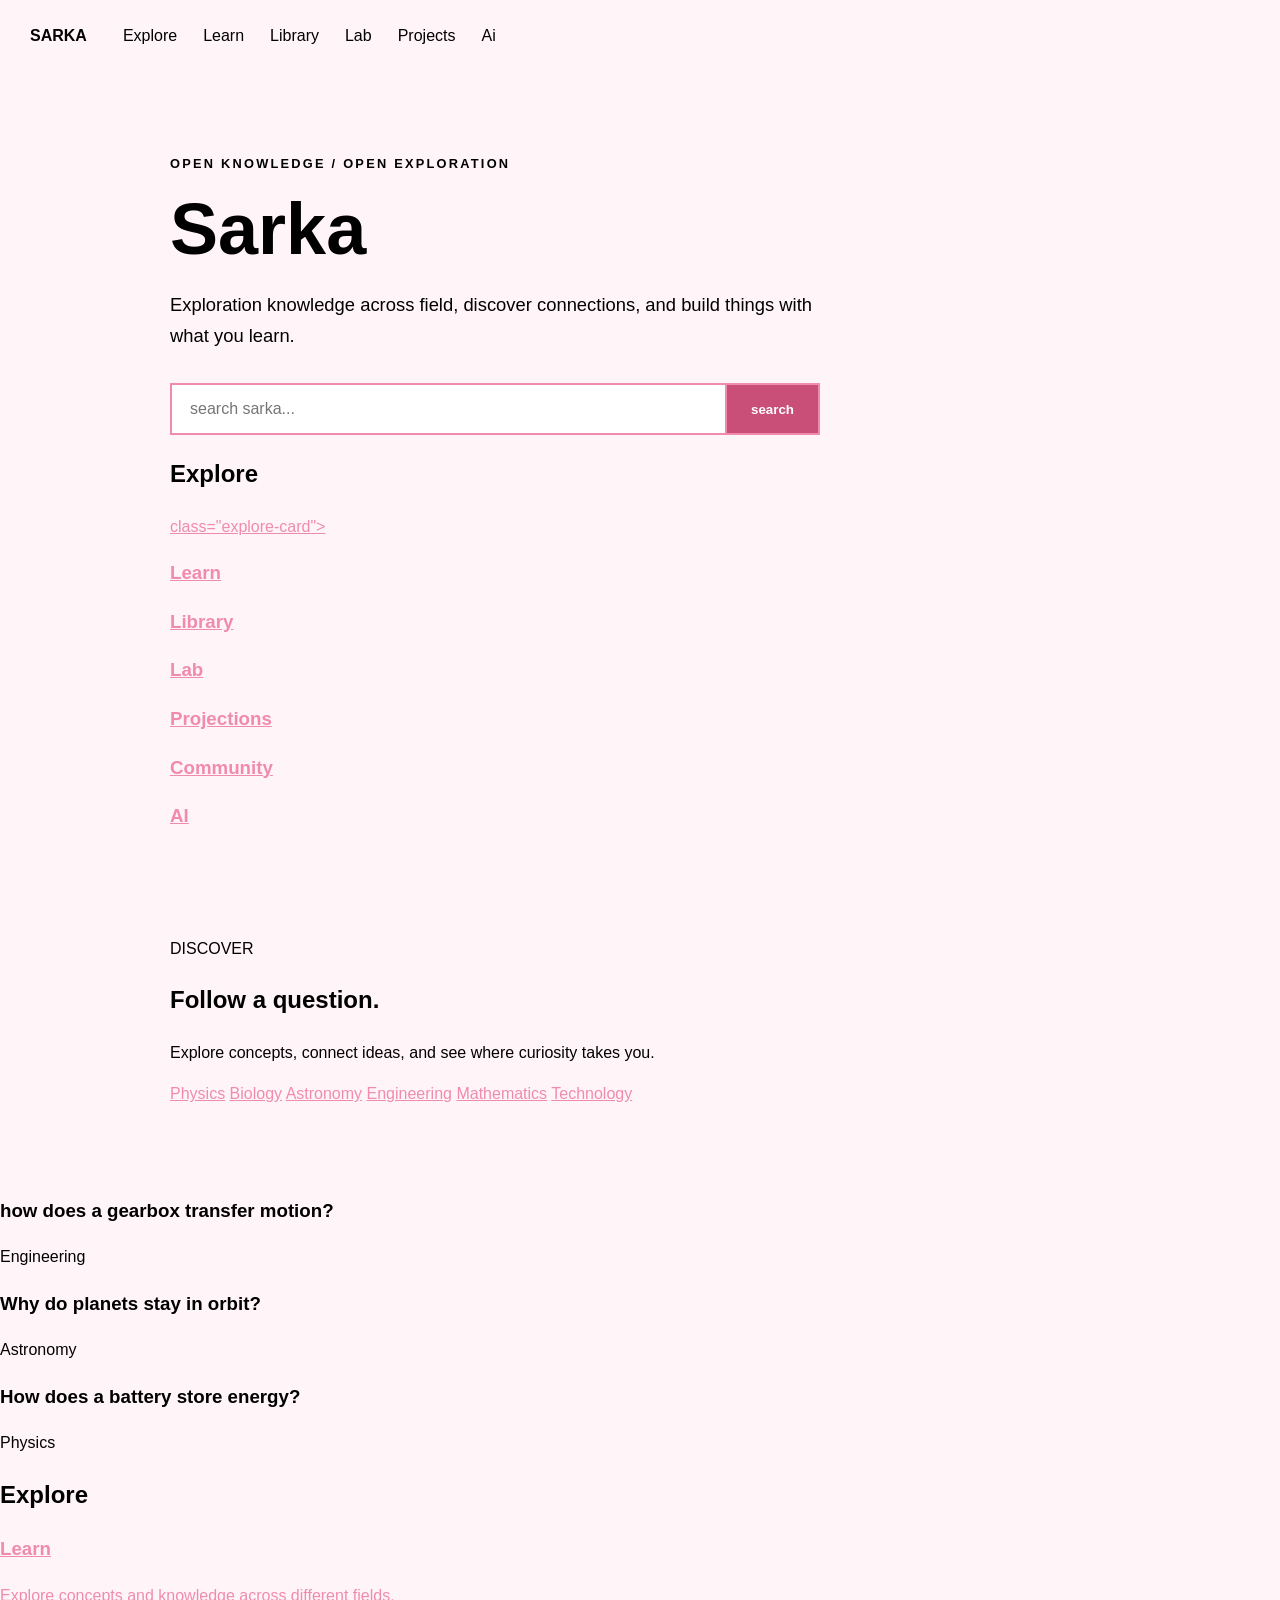
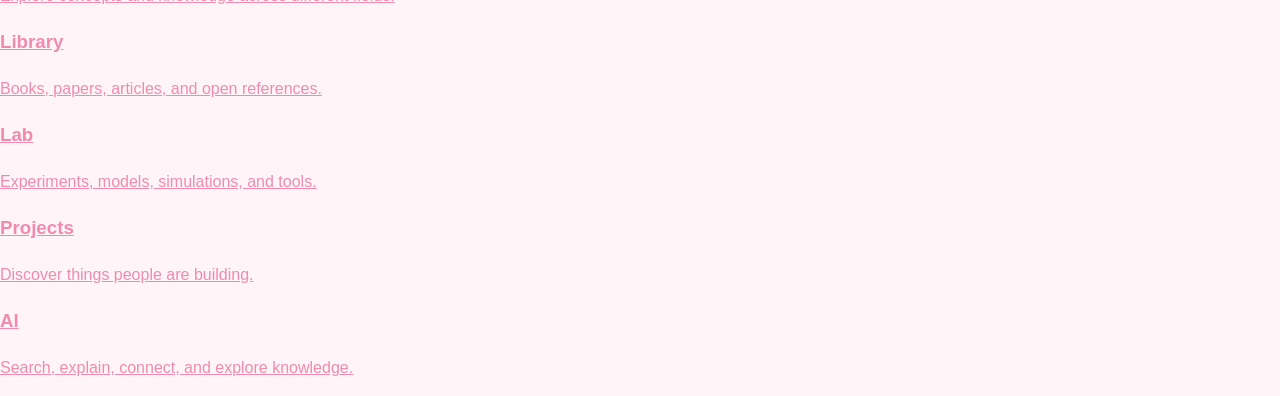
<file: index.html>
<!DOCTYPE html>
<html lang="en">
  
  <head>
  <meta charset="UTF-8">
  <meta name="viewport"
    content="width=device-width,
    initial-scale=1.0">
    
    <title>sarka</title>
    <link rel="stylesheet" href="style.css">
</head>
  
  <body>
    
    <nav>
      <strong>SARKA</strong>
      <a href="index.html">Explore</a>
      <a href="learn.html">Learn</a>
      <a href="#">Library</a>
      <a href="#">Lab</a>
      <a href="#">Projects</a>
      <a href="#">Ai</a>
    </nav>
    <main class="container">
   <section class="hero">
     <p class="hero-label">OPEN KNOWLEDGE / OPEN EXPLORATION</p>
    <h1>Sarka</h1>
  <p class="hero-description">
    Exploration knowledge across field, discover connections,
    and build things with what you learn.
  </p>
     <form class="search-box">
       <input
         type=="search"
         placeholder="search sarka..."
         aria-label="Search Sarka"
         >
       <button type="submit">
         search
       </button>
     </form>
     <section: class="explore">
     <h2>Explore</h2>
       <a href="explore-grid">
       <div class="learn.html"> class="explore-card">
          
           <h3>Learn</h3> 
       </a>
       <a href="#" class="explore-card">
         <h3>Library</h3>
       </a>  
       <a href="#" class="explore-card">
         <h3>Lab</h3>
       </a>
       <a href="#" class="explore-card">
         <h3>Projections</h3>
       </a>
       <a href="#" class="explore-card">
         <h3>Community</h3>
       </a>
       <a href="#" class="explore-card">
         <h3>AI</h3>
       </a>
     </div>
   </section>
   <section class="discover">
     <p class="section-label">DISCOVER</p>
     <h2>Follow a question.</h2>
     <p>
       Explore concepts, connect ideas, and see where curiosity takes you.
     </p>
    <div class="topic-bubbles">
      <a href="#" class="topic-bubble pink">Physics</a>
      <a href="#" class="topic-bubble teal">Biology</a>
      <a href="#" class="topic-bubble pink">Astronomy</a>
      <a href="#" class="topic-bubble teal">Engineering</a>
      <a href="#" class="topic-bubble pink">Mathematics</a>
      <a href="#" class="topic-bubble teal">Technology</a>
    </div>
    </main>
  </section>
    <section class="currently">
      <p class="section-label"CURRENTLY EXPLORING</p>
        <div class="explore-question">
          <h3>how does a gearbox transfer motion?</h3>
          <span>Engineering</span>
        </div>
          <div class="explore-question">
            <h3>Why do planets stay in orbit?</h3>
            <span>Astronomy</span>
          </div>
      <div class="explore-question">
        <h3>How does a battery store energy? </h3>
        <span>Physics</span>
      </div>
    </section>
    <h2>Explore</h2>
    <div class="explore-grid">
      <a href="learn.html"
        class="explore-card">
        <h3>Learn</h3> 
        <p>Explore concepts and knowledge across different fields.</p>
      </a>
      
      <a href="#" class="explore-card">
      <h3>Library</h3>
        <p>Books, papers, articles, and open references.</p>
      </a>

      <a href="#" class="explore-card">
        <h3>Lab</h3>
        <p>Experiments, models, simulations, and tools.</p>
      </a>
      <a href="#" class="explore-card">
        <h3>Projects</h3>
        <p>Discover things people are building.</p>
      </a>
      <a href="#" class="explore-card">
        <h3>AI</h3>
        <p>Search, explain, connect, and explore knowledge.</p>
      </a>
      </div>
</section>
</main>
    </body>
</html>
    </html>
</file>
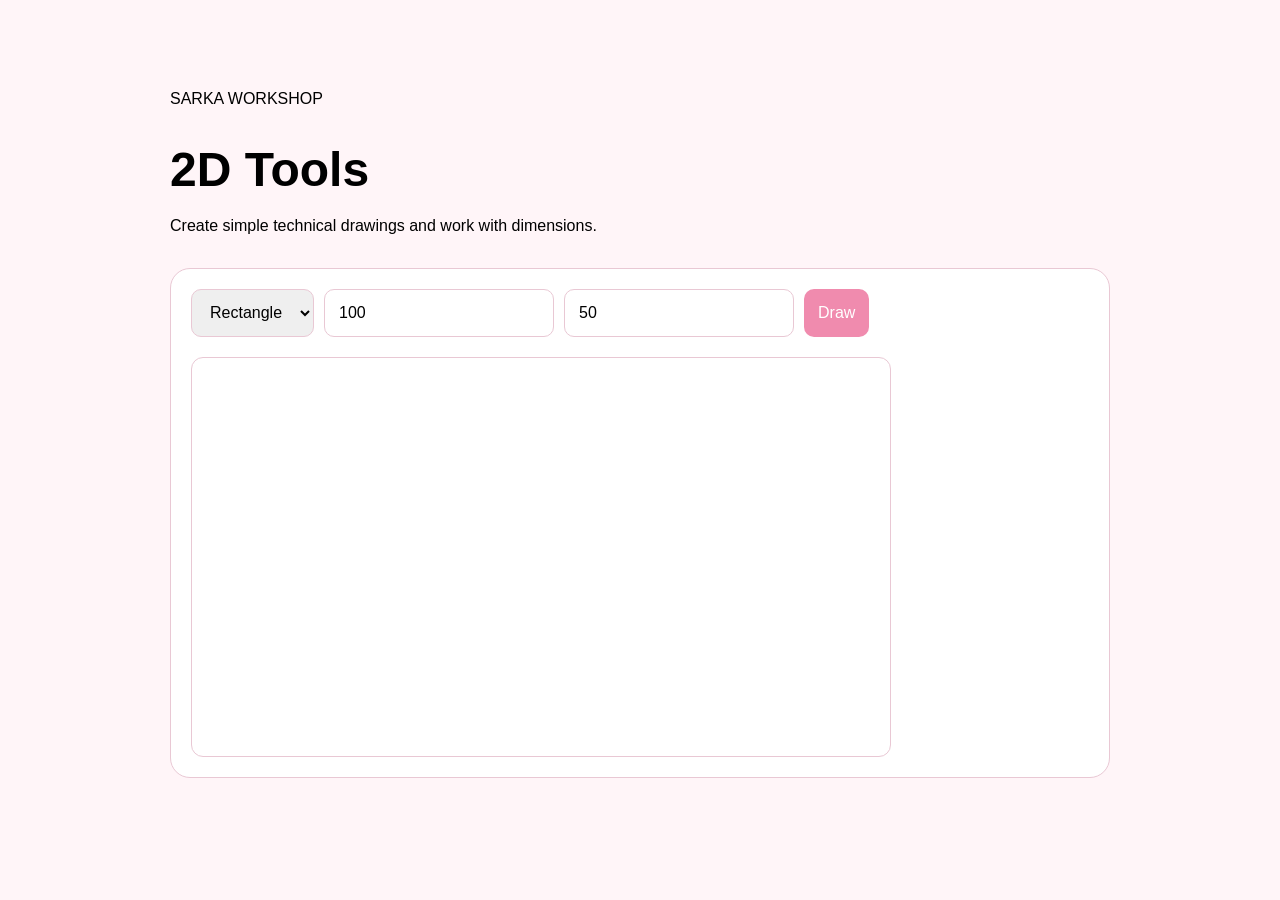
<file: 2d-tools.html>
<!DOCTYPE html>
<html lang="en">
<head>
    <meta charset="UTF-8">
    <meta name="viewport" content="width=device-width, initial-scale=1.0">

    <title>2D Tools | Sarka Workshop</title>

    <link rel="stylesheet" href="style.css">

    <style>
        .drawing-area {
            margin-top: 30px;
            padding: 20px;
            background: var(--surface);
            border: 1px solid var(--border);
            border-radius: 20px;
        }

        .drawing-controls {
            display: flex;
            flex-wrap: wrap;
            gap: 10px;
            margin-bottom: 20px;
        }

        .drawing-controls select,
        .drawing-controls input,
        .drawing-controls button {
            padding: 10px 14px;
            border: 1px solid var(--border);
            border-radius: 10px;
            font: inherit;
        }

        .drawing-controls button {
            background: var(--pink);
            color: white;
            border: none;
            cursor: pointer;
        }

        .drawing-controls button:hover {
            background: var(--pink-dark);
        }

        #drawingCanvas {
            width: 100%;
            max-width: 700px;
            height: 400px;
            display: block;
            background: #fff;
            border: 1px solid var(--border);
            border-radius: 12px;
        }
    </style>
</head>

<body>

    <main class="container">

        <p class="section-label">SARKA WORKSHOP</p>

        <h1>2D Tools</h1>

        <p>
            Create simple technical drawings and work with dimensions.
        </p>


        <section class="drawing-area">

            <div class="drawing-controls">

                <select id="shape">
                    <option value="rectangle">Rectangle</option>
                    <option value="circle">Circle</option>
                </select>

                <input
                    type="number"
                    id="width"
                    placeholder="Width"
                    min="1"
                    value="100"
                >

                <input
                    type="number"
                    id="height"
                    placeholder="Height"
                    min="1"
                    value="50"
                >

                <button type="button" id="drawButton">
                    Draw
                </button>

            </div>


            <canvas
                id="drawingCanvas"
                width="700"
                height="400"
            ></canvas>

        </section>

    </main>


    <script>
        const canvas = document.getElementById("drawingCanvas");
        const ctx = canvas.getContext("2d");

        const shape = document.getElementById("shape");
        const widthInput = document.getElementById("width");
        const heightInput = document.getElementById("height");
        const drawButton = document.getElementById("drawButton");


        function clearCanvas() {
            ctx.clearRect(0, 0, canvas.width, canvas.height);
        }


        function drawShape() {

            clearCanvas();
            drawGrid();

            const width = Number(widthInput.value);
            const height = Number(heightInput.value);

            if (width <= 0 || height <= 0) {
                return;
            }

            ctx.strokeStyle = "#C94F78";
            ctx.lineWidth = 3;


            if (shape.value === "rectangle") {

                ctx.strokeRect(
                    100,
                    100,
                    width * 2,
                    height * 2
                );

            }


            if (shape.value === "circle") {

                const radius = width;

                ctx.beginPath();

                ctx.arc(
                    250,
                    200,
                    radius,
                    0,
                    Math.PI * 2
                );

                ctx.stroke();
            }
        }


        drawButton.addEventListener("click", drawShape);
    </script>

</body>
</html>
</file>
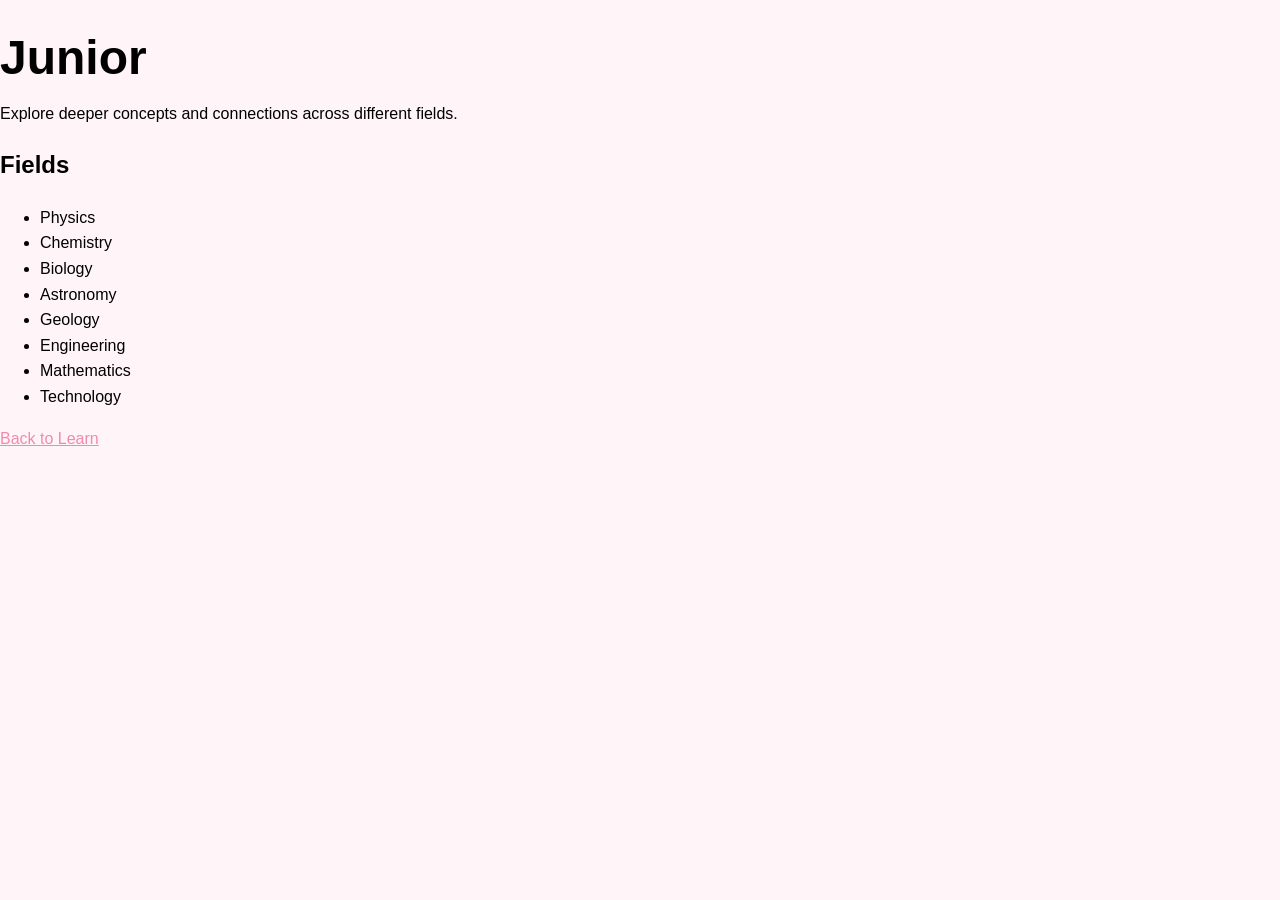
<file: junior.html>
<!DOCTYPE html>
<html lang="en">
  <head>
    <meta charset="UTF-8">
    <meta name="viewport"
      content="width=device-width,
      initial-scale=1.0">
    <title>junior | Sarka</title>
    <link rel="stylesheet" href="style.css">
  </head>
</body>
  <h1>Junior</h1>
  <p>
    Explore deeper concepts and connections across different fields. 
  </p>

<h2>Fields</h2>
  <ul>
    <li>Physics</li>
    <li>Chemistry</li>
    <li>Biology</li>
    <li>Astronomy</li>
    <li>Geology</li>
    <li>Engineering</li>
    <li>Mathematics</li>
    <li>Technology</li>
  </ul>

  <p>

    <a href="Learn.html">Back to Learn</a>
    
  </p>
</body>
</html>
</file>
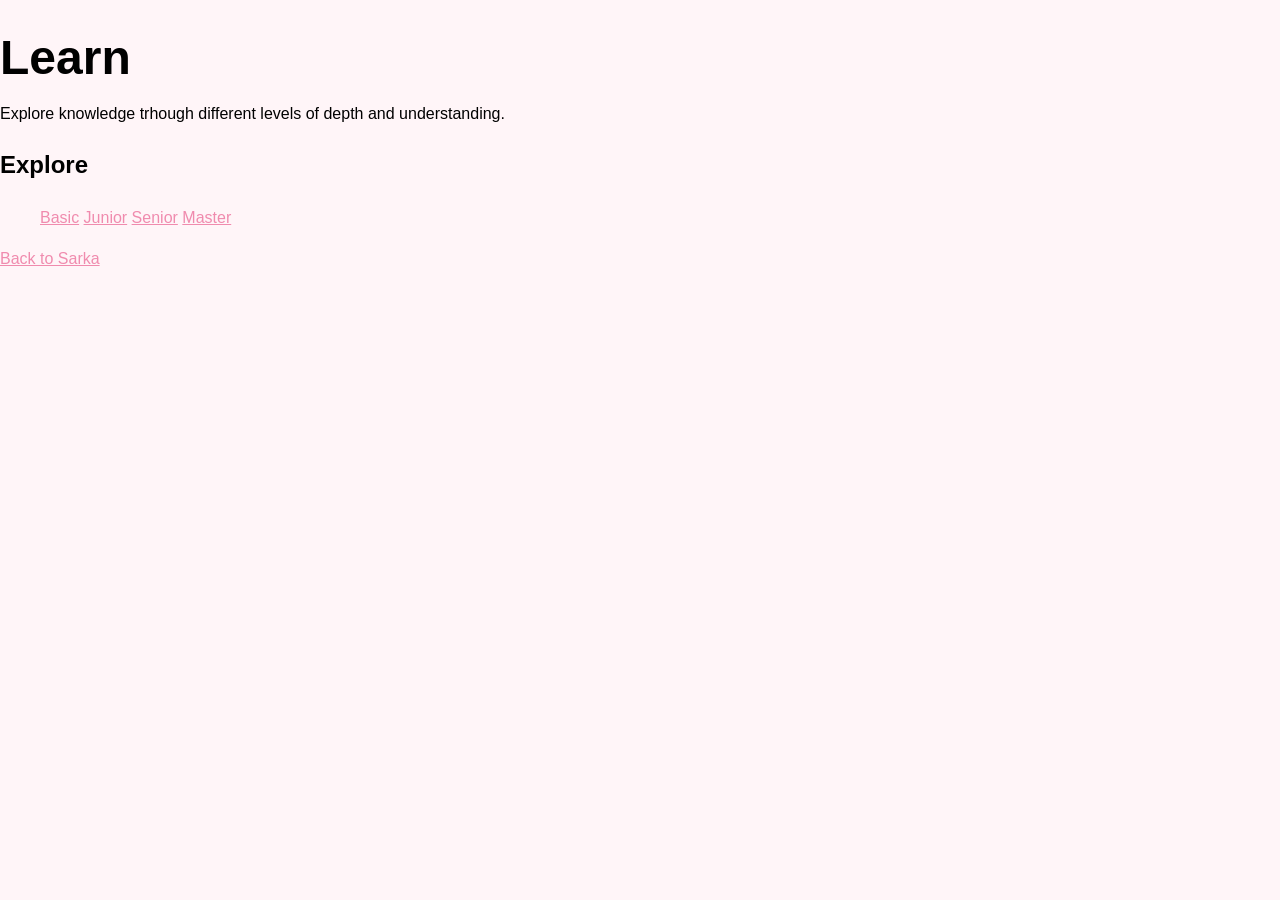
<file: Learn.html>
<!DOCTYPE html>
<html lang="en">
  <head>
    <meta charset="UTF"-8">
    <meta name="viewport"
      content="width=device-width,
      initial-scale=1.0">
      <title>Learn | Sarka</title>
    <link rel="stylesheet" href="style.css">
      </head>
      <body>
        <h1>Learn</h1>
        <p>
       Explore knowledge trhough different levels of depth and understanding. 
        </p>
        <h2>Explore</h2>
    

      <ul>
          <lil><a href="Junior.html">Basic</a></lil>
           <lil><a href="Junior.html">Junior</a></lil>
           <lil><a href="Senior.html">Senior</a></lil>
           <lil><a href="Master.html">Master</a></lil>
    
      </ul>

        <p>
          <a href="index.html">Back to Sarka</a>
    
        </p>
      </body>
</html>
</file>
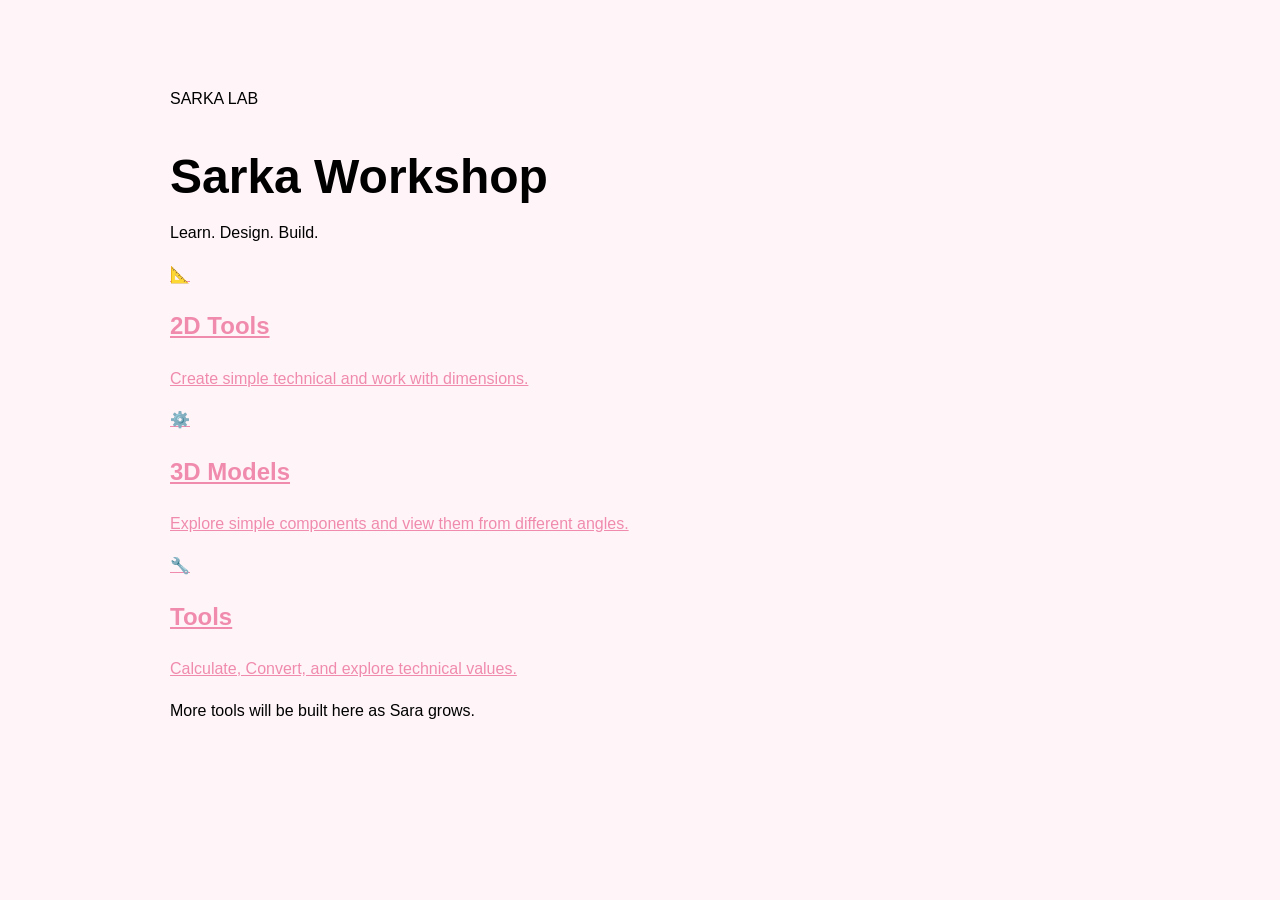
<file: workshop.html>
<!DOCTYPE html>
<html lang="en">
  <head>
    <meta charset="UTF-8">
    <meta name="viewport"
      content="width=device-width,
      initial-scale=1.0">
    <title>Sarka Workshop</title>
    <link rel="stylesheet" href="style.css">
  </head>
</body>
<main class="container">
 <section class="workshop-hero">
   <p class="section-label">SARKA LAB</p>
  <h1>Sarka Workshop</h1>
  <p>Learn. Design. Build. </p>
 </section>
  <section class="workshop-tools">
    <a href="#" class="workshop-card">
      <span class="workshop-icon">
        📐</span>
      <h2>2D Tools</h2>
      <p>
        Create simple technical and work with dimensions.
      </p>
    </a>
    <a href="#" class="workshop-card">
      <span class="workshop-icon">
        ⚙️</span>
      <h2>3D Models</h2>
    <p>Explore simple components and view them from different angles.</p>
    </a>
    <a href="#" class="workshop-card">
      <span class="workshop-icon">
     🔧 </span>
      <h2>Tools</h2>
      <p>
        Calculate, Convert, and explore technical values.
      </p>
    </a>
  </section>
  <p class="workshop-note">
    More tools will be built here as Sara grows.
  </p>
  
</main>
</body>
</html>
</file>
<file: style.css>
:root {
  --background: #FFF5F8;
  --surface: #FFFFFF;
  --text: #241B320;
  --muted: #806F77;
  --pink: #F08BAE;
  --pink-dark: #C94F78;
  --pink-light: #FBD5E2;
  --teal: #63C7BE;
  --teal-dark: #3DA69D;
  --teal-light: #D9F3F0;
  --border: #E9C8D4;
} 
* {
  box-sizing: border-box;
}
html { 
  scroll-behavior: smooth;
}
body{
  margin: 0;
  background: var(--background);
  color: var(--text);
  font-family: Arial, sans-serif;
  line-height: 1.6;
}
/* Navigation */
nav {
  display: flex;
  align-items: center;
  gap: 26px;
  padding: 18px 30px;
  border-bottom: 2px solid var(--text)
  background: var(--background);
} 
nav strong {
  color: var(--text)
  font-size: 1.1rem;
  margin-right: 10px;
}

nav a {
  color: var(--text);
  text-decoration: none;
  font-weigth: 600;
  padding: 5px 0;
}
nav a:hover  {
  color: var(--cobalt);
}
nav a.active {
  color: var(--cobalt);
  border-bottom: 3px solid var(--cobalt);
}
/* Main content */
.container  {
  max-width: 1000px;
  margin: 0 auto;
  padding: 70px 30px;
}
h1 {
  font-size: 3rem;
  line-height: 1.1;
  margin-bottom: 15px;
}
p { 
  max-width: 720px;
  color: var(muted);
}
a {
  color:var(--pink);
}
a:hover {
  color: var(--pink-dark):
  }
  /* Mobile */
  @media (max-width: 700px) {
    nav {
      gap: 18 px;
      padding: 16px 20px;
      overflow-x: auto;
      white-space: nowrap;
    }
    nav::-webkit-scrollbar {
      display: none;
    }
    nav strong {
      flex-shrink: 0;
    }
    nav a {
      flex-shrink: 0;
    }
. container {
  padding: 45px 20px 
}
h1  {
  font-size: 2.3rem;
}
  }
/* Hero */
.hero {
  padding: 0px 0 70px;
  max-width: 760px;
}

.hero-label {
  color: var(--cobalt);
  font-size: 0.8rem;
  font-weight: 700;
  letter-spacing: 0.14rem;
  margin-bottom: 18px;
}
.hero h1 {
  font-size: 4.5rem;
  line-height: 1;
  margin: 0 0 24px;
}
.hero-description {
  max-width: 650px;
  font-size: 1.15rem;
  line-height: 1.7;
  margin-bottom: 32px;
}
.search-box {
  display: flex;
  max-width: 650px;
}
.search-box input {
  flex: 1;
  padding: 15px 18px;
  border: 2px solid var(--pink);
  border-right: none;
  font-size: 1rem;
  outline: none;
}
.search-box input:focus {
  box-shadow: 000 3px rgba(61,104, 255, 0.15);
}

.search-box button {
  padding: 15px 24px;
  border: 2px solid var(--pink);
  background: var(--pink-dark);
  color: white;
  font-weight: 700;
  cursor: pointer;
}
search-box button:hover { 
  background: var(--pink-dark);
  /* Explore */
  .explore h2 {
    padding: 30px 0 80px;
  }
  .explore-grid {
    display: flex;
    flex-wrap: wrap;
    gap: 12px;
  }

  .explore-card {
    display: inline-block;
    padding: 13px 20px;
    background: var(--pink-light);
    color: var(--pink-dark);
    border: 1px solid var(--border);
    border-radius: 999px;
    text-decoration: none;
    transition: 0.2s ease;
  }
  .explore-card h3 {
    margin: 0;
    font-size: 1rem;
  }
  .explore-card p {
    display: none;
}
 .explore-card:hover {
   background: var(--pink-dark);
   color: white;
   transform: translateY(-3px);
 }

  /* TEAL BUBBLES */
  .explore-card:nth-child(2),
  .explore-card:nth-child(5) {
    background: var(--teal-light);
    color: var(--teal-dark);
    border-color: #B9E4DF;
  }
   .explore-card:nth-child(2):hover,
  .explore-card:nth-child(5):hover {
    background: var(--teal-dark);
    color: white;
  }
  /* DISCOVER */
  .discover {
    padding: 30px 0 80px;
  }
  .section-label {
    margin-bottom: 12px;
    color: var{--pink-dark);
               font-size: 0.75rem;
               font-weight: 700;
               letter-spacing: 0.12em;
              }
    .discover h2 {
      margin-bottom: 10px;
    }
    .discover > p:not( .section-label) {
      color: var(--muted);
      margin-bottom: 25px;
    }
    .topic-bubbles {
      display: flex;
      flex-wrap: wrap;
      gap: 10px;
    }
    .topic-bubble {
      display: inline-block;
      padding: 10px 17px;
      border-radius: 999px;
      text-decoration: none;
      font-size: 0.9rem;
      transition: 0.2s ease;
    }
    .topic-bubble. pink {
      background: var(--pink-light);
      color: var(--pink-dark);
    }
    .topic-bubble. teal {
      background: var(--teal-light);
      color: var(--teal-dark);
    }
    .topic-bubble:hover {
      transform: translateY(-2px);
    }
    /* CURRENTLY EXPLORING */
    .currently {
      padding: 0 0  80px;
    }
    .explore-question {
      padding: 18px 0;
      border-bottom: 1px solid
      var(--border);
    }
    .explore-question h3 {
      margin: 0 0 6px;
      color: var(--text)
      font-size: 0.8rem;
    }
</file>
